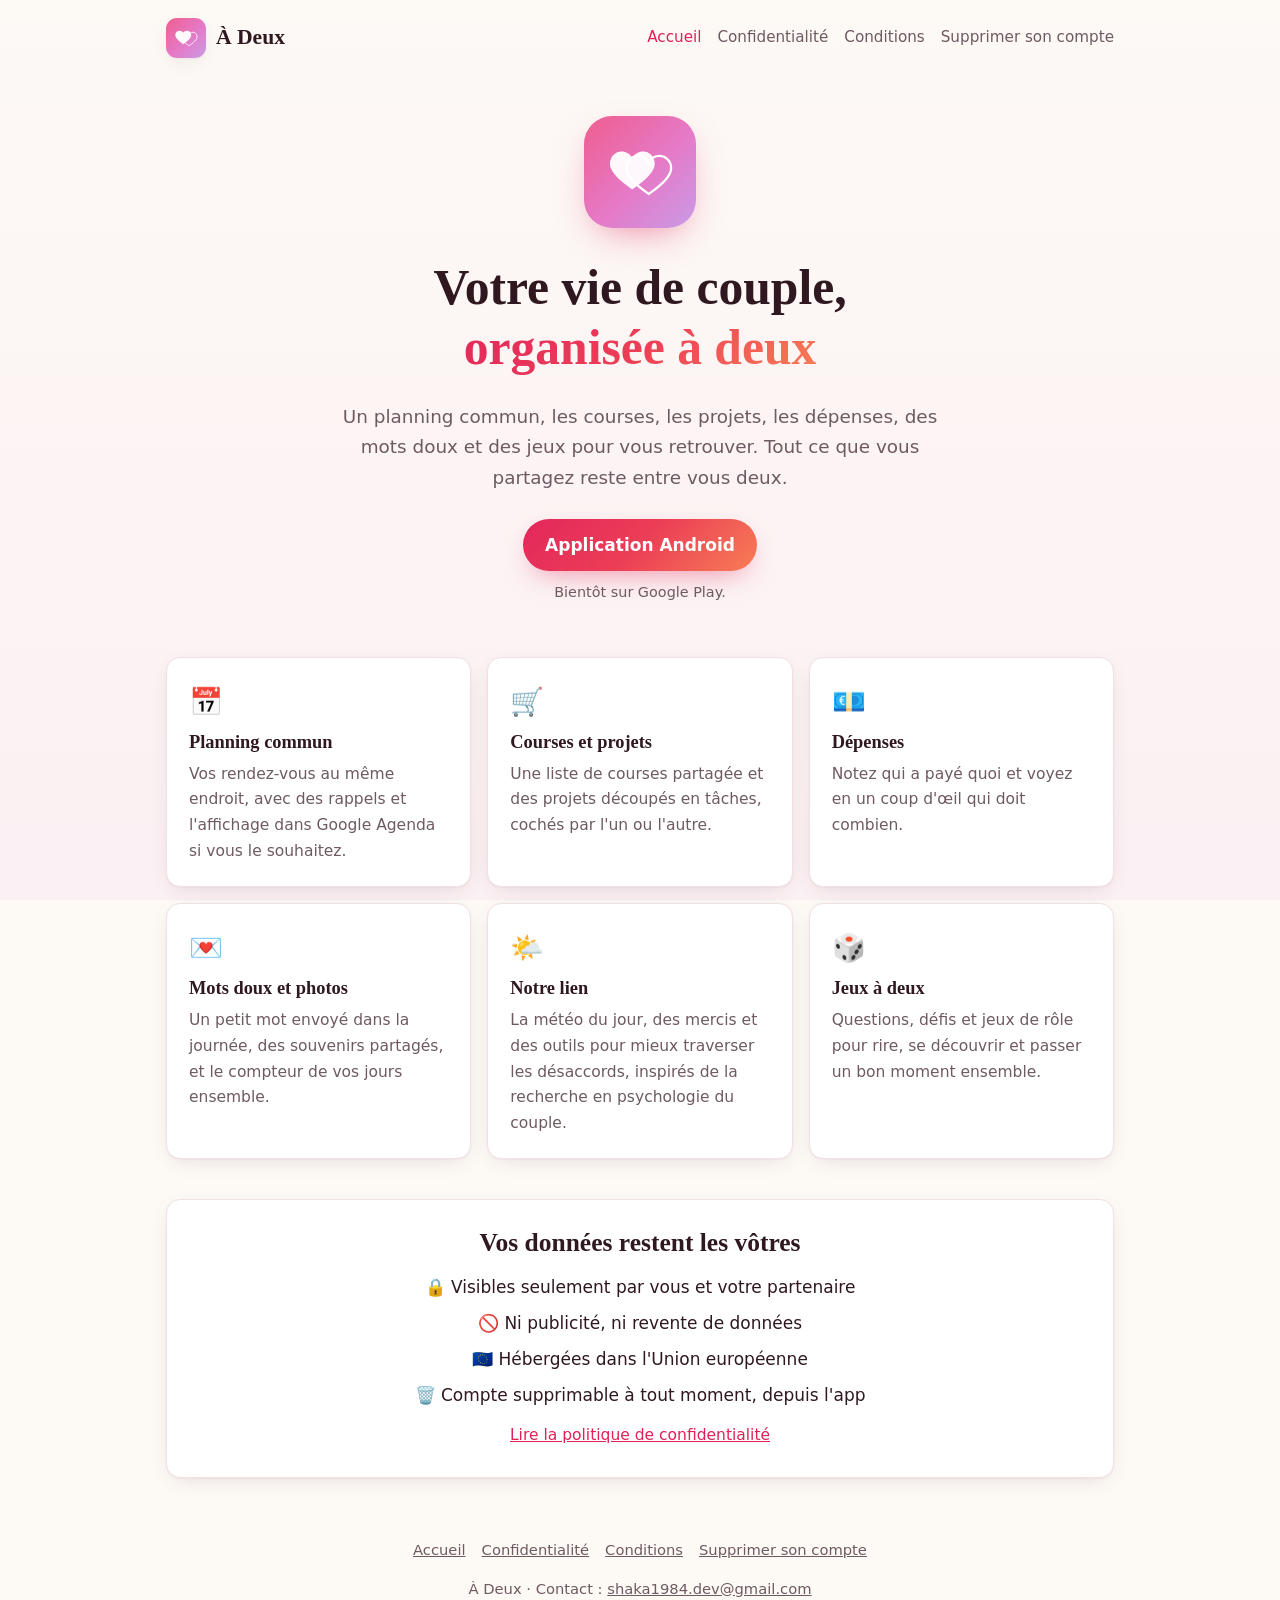
<file: index.html>
<!doctype html>
<html lang="fr">
<head>
  <meta charset="utf-8">
  <meta name="viewport" content="width=device-width, initial-scale=1">
  <title>À Deux · Votre vie de couple, organisée à deux</title>
  <meta name="description" content="Planning commun, courses, projets, dépenses, mots doux et jeux : l'application Android pour organiser votre vie de couple, à deux.">
  <meta name="theme-color" content="#df2156">
  <meta property="og:title" content="À Deux · Votre vie de couple, organisée à deux">
  <meta property="og:description" content="Planning commun, courses, projets, dépenses, mots doux et jeux : l'application Android pour organiser votre vie de couple, à deux.">
  <meta property="og:image" content="img/logo-192.png">
  <link rel="icon" type="image/png" sizes="32x32" href="img/favicon-32.png">
  <link rel="icon" type="image/svg+xml" href="img/logo.svg">
  <link rel="apple-touch-icon" href="img/apple-touch-icon.png">
  <link rel="stylesheet" href="style.css">
</head>
<body>
  <header class="top">
    <div class="wrap">
      <a class="brand" href="index.html"><img src="img/logo.svg" alt="" width="40" height="40">À Deux</a>
      <nav aria-label="Pages">
        <a href="index.html" aria-current="page">Accueil</a>
        <a href="confidentialite.html">Confidentialité</a>
        <a href="conditions.html">Conditions</a>
        <a href="suppression-compte.html">Supprimer son compte</a>
      </nav>
    </div>
  </header>
  <main class="wrap">
    <section class="hero">
      <img src="img/logo.svg" alt="Logo À Deux" width="112" height="112">
      <h1>Votre vie de couple,<br><span>organisée à deux</span></h1>
      <p>Un planning commun, les courses, les projets, les dépenses, des mots doux et des jeux pour vous retrouver. Tout ce que vous partagez reste entre vous deux.</p>
      <span class="badge">Application Android</span>
      <span class="soon">Bientôt sur Google Play.</span>
    </section>

    <section class="features" aria-label="Fonctionnalités">
      <div class="card"><span class="ico" aria-hidden="true">📅</span><h3>Planning commun</h3><p>Vos rendez-vous au même endroit, avec des rappels et l'affichage dans Google Agenda si vous le souhaitez.</p></div>
      <div class="card"><span class="ico" aria-hidden="true">🛒</span><h3>Courses et projets</h3><p>Une liste de courses partagée et des projets découpés en tâches, cochés par l'un ou l'autre.</p></div>
      <div class="card"><span class="ico" aria-hidden="true">💶</span><h3>Dépenses</h3><p>Notez qui a payé quoi et voyez en un coup d'œil qui doit combien.</p></div>
      <div class="card"><span class="ico" aria-hidden="true">💌</span><h3>Mots doux et photos</h3><p>Un petit mot envoyé dans la journée, des souvenirs partagés, et le compteur de vos jours ensemble.</p></div>
      <div class="card"><span class="ico" aria-hidden="true">🌤️</span><h3>Notre lien</h3><p>La météo du jour, des mercis et des outils pour mieux traverser les désaccords, inspirés de la recherche en psychologie du couple.</p></div>
      <div class="card"><span class="ico" aria-hidden="true">🎲</span><h3>Jeux à deux</h3><p>Questions, défis et jeux de rôle pour rire, se découvrir et passer un bon moment ensemble.</p></div>
    </section>

    <section class="promise">
      <div class="card">
        <h2>Vos données restent les vôtres</h2>
        <ul>
          <li>🔒 Visibles seulement par vous et votre partenaire</li>
          <li>🚫 Ni publicité, ni revente de données</li>
          <li>🇪🇺 Hébergées dans l'Union européenne</li>
          <li>🗑️ Compte supprimable à tout moment, depuis l'app</li>
        </ul>
        <p style="margin-top:14px"><a href="confidentialite.html">Lire la politique de confidentialité</a></p>
      </div>
    </section>
  </main>

  <footer>
    <div class="wrap">
      <nav aria-label="Liens utiles">
        <a href="index.html">Accueil</a>
        <a href="confidentialite.html">Confidentialité</a>
        <a href="conditions.html">Conditions</a>
        <a href="suppression-compte.html">Supprimer son compte</a>
      </nav>
      <p>À Deux · Contact : <a href="mailto:shaka1984.dev@gmail.com">shaka1984.dev@gmail.com</a></p>
    </div>
  </footer>
</body>
</html>
</file>
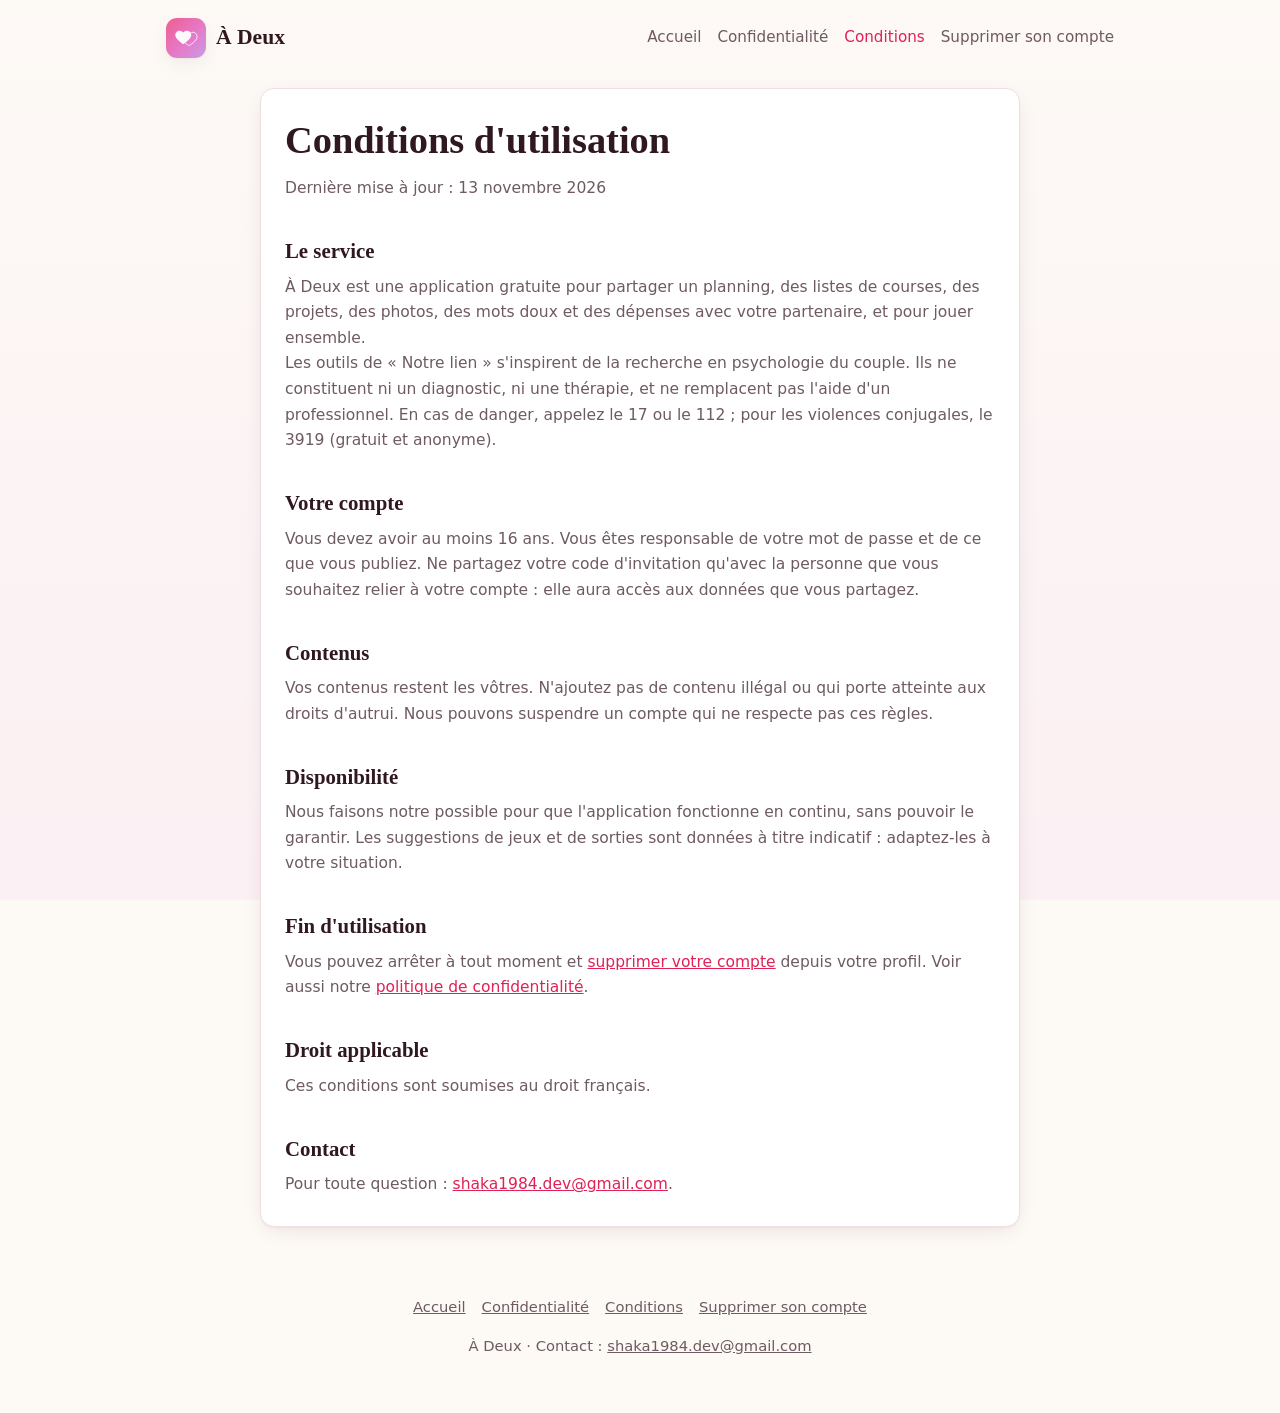
<file: conditions.html>
<!doctype html>
<html lang="fr">
<head>
  <meta charset="utf-8">
  <meta name="viewport" content="width=device-width, initial-scale=1">
  <title>Conditions d'utilisation · À Deux</title>
  <meta name="description" content="Conditions d'utilisation de l'application À Deux.">
  <meta name="theme-color" content="#df2156">
  <meta property="og:title" content="Conditions d'utilisation · À Deux">
  <meta property="og:description" content="Conditions d'utilisation de l'application À Deux.">
  <meta property="og:image" content="img/logo-192.png">
  <link rel="icon" type="image/png" sizes="32x32" href="img/favicon-32.png">
  <link rel="icon" type="image/svg+xml" href="img/logo.svg">
  <link rel="apple-touch-icon" href="img/apple-touch-icon.png">
  <link rel="stylesheet" href="style.css">
</head>
<body>
  <header class="top">
    <div class="wrap">
      <a class="brand" href="index.html"><img src="img/logo.svg" alt="" width="40" height="40">À Deux</a>
      <nav aria-label="Pages">
        <a href="index.html">Accueil</a>
        <a href="confidentialite.html">Confidentialité</a>
        <a href="conditions.html" aria-current="page">Conditions</a>
        <a href="suppression-compte.html">Supprimer son compte</a>
      </nav>
    </div>
  </header>
  <main class="wrap narrow doc">
    <article class="card">
      <h1>Conditions d'utilisation</h1>
      <p class="date">Dernière mise à jour : 13 novembre 2026</p>

      <h2>Le service</h2>
      <p>À Deux est une application gratuite pour partager un planning, des listes de courses, des projets, des photos, des mots doux et des dépenses avec votre partenaire, et pour jouer ensemble.</p>
      <p>Les outils de « Notre lien » s'inspirent de la recherche en psychologie du couple. Ils ne constituent ni un diagnostic, ni une thérapie, et ne remplacent pas l'aide d'un professionnel. En cas de danger, appelez le 17 ou le 112 ; pour les violences conjugales, le 3919 (gratuit et anonyme).</p>

      <h2>Votre compte</h2>
      <p>Vous devez avoir au moins 16 ans. Vous êtes responsable de votre mot de passe et de ce que vous publiez. Ne partagez votre code d'invitation qu'avec la personne que vous souhaitez relier à votre compte : elle aura accès aux données que vous partagez.</p>

      <h2>Contenus</h2>
      <p>Vos contenus restent les vôtres. N'ajoutez pas de contenu illégal ou qui porte atteinte aux droits d'autrui. Nous pouvons suspendre un compte qui ne respecte pas ces règles.</p>

      <h2>Disponibilité</h2>
      <p>Nous faisons notre possible pour que l'application fonctionne en continu, sans pouvoir le garantir. Les suggestions de jeux et de sorties sont données à titre indicatif : adaptez-les à votre situation.</p>

      <h2>Fin d'utilisation</h2>
      <p>Vous pouvez arrêter à tout moment et <a href="suppression-compte.html">supprimer votre compte</a> depuis votre profil. Voir aussi notre <a href="confidentialite.html">politique de confidentialité</a>.</p>

      <h2>Droit applicable</h2>
      <p>Ces conditions sont soumises au droit français.</p>

      <h2>Contact</h2>
      <p>Pour toute question : <a href="mailto:shaka1984.dev@gmail.com">shaka1984.dev@gmail.com</a>.</p>
    </article>
  </main>

  <footer>
    <div class="wrap">
      <nav aria-label="Liens utiles">
        <a href="index.html">Accueil</a>
        <a href="confidentialite.html">Confidentialité</a>
        <a href="conditions.html">Conditions</a>
        <a href="suppression-compte.html">Supprimer son compte</a>
      </nav>
      <p>À Deux · Contact : <a href="mailto:shaka1984.dev@gmail.com">shaka1984.dev@gmail.com</a></p>
    </div>
  </footer>
</body>
</html>
</file>
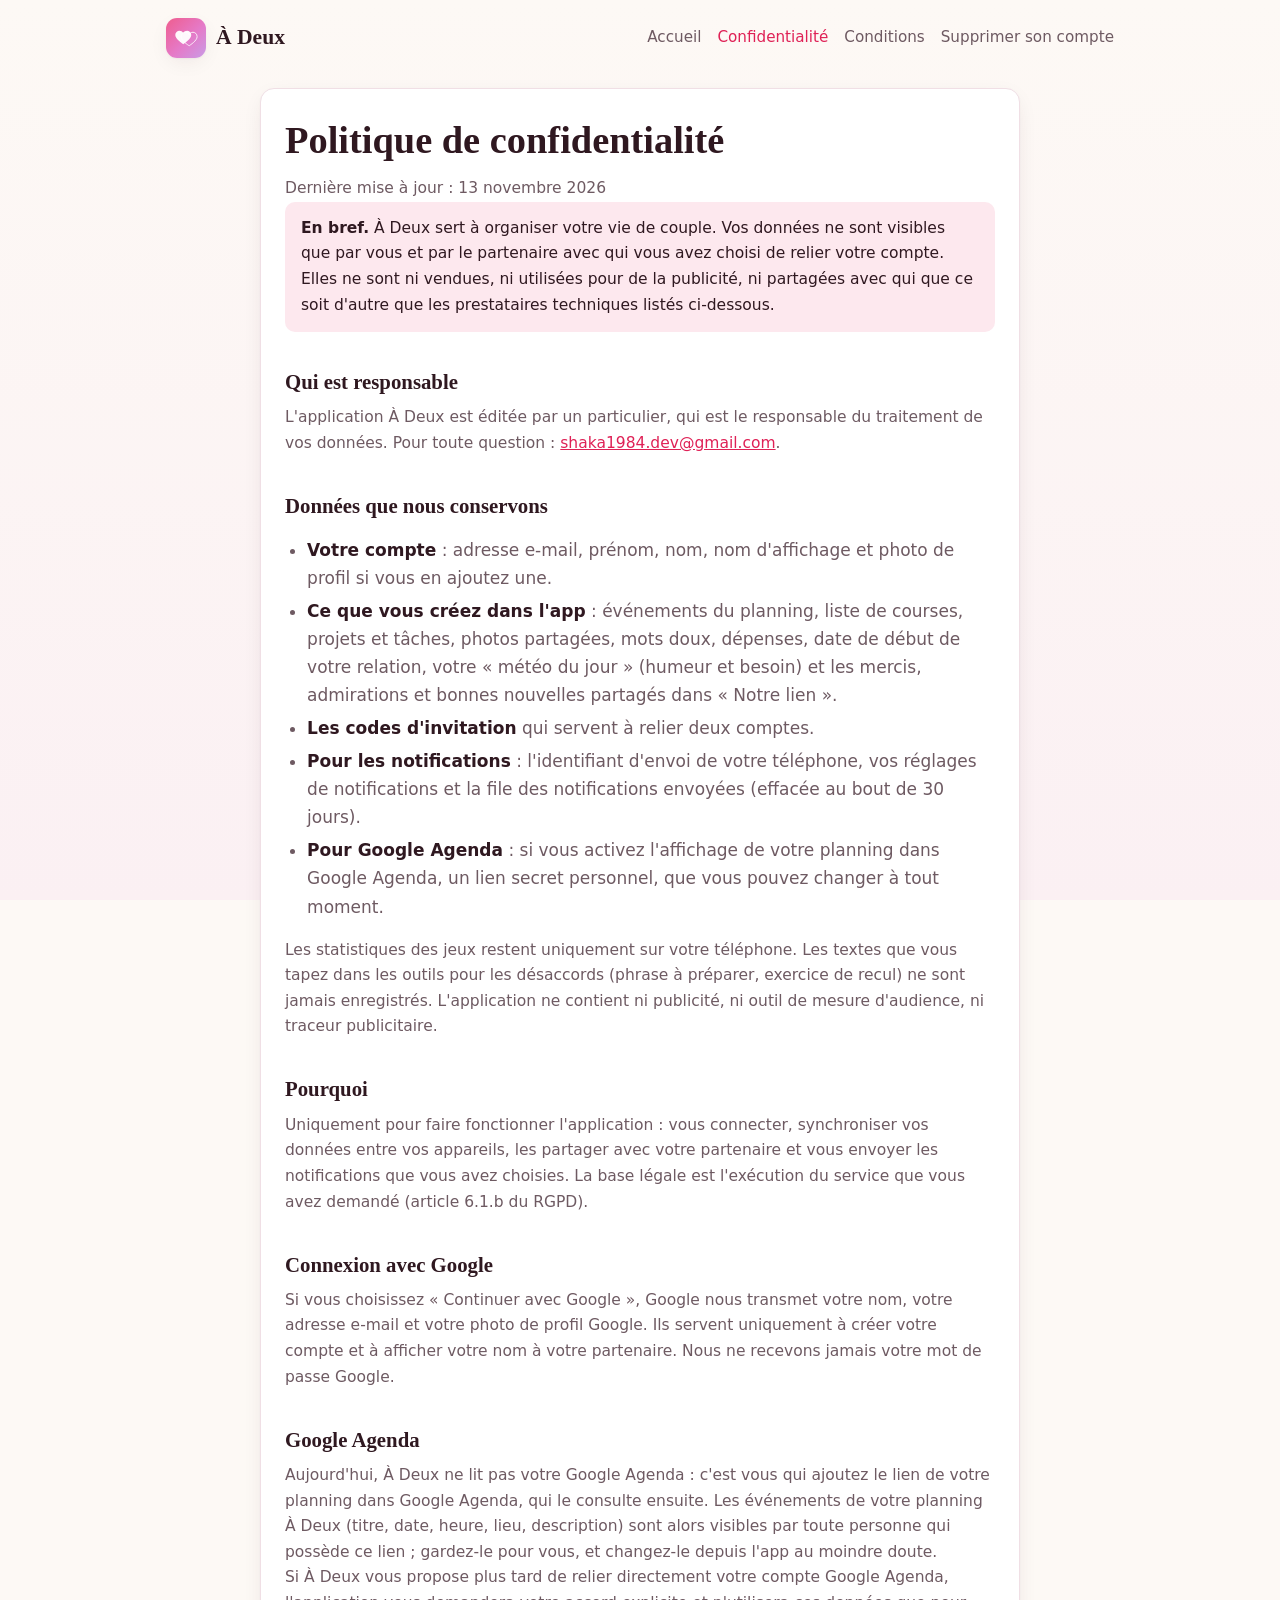
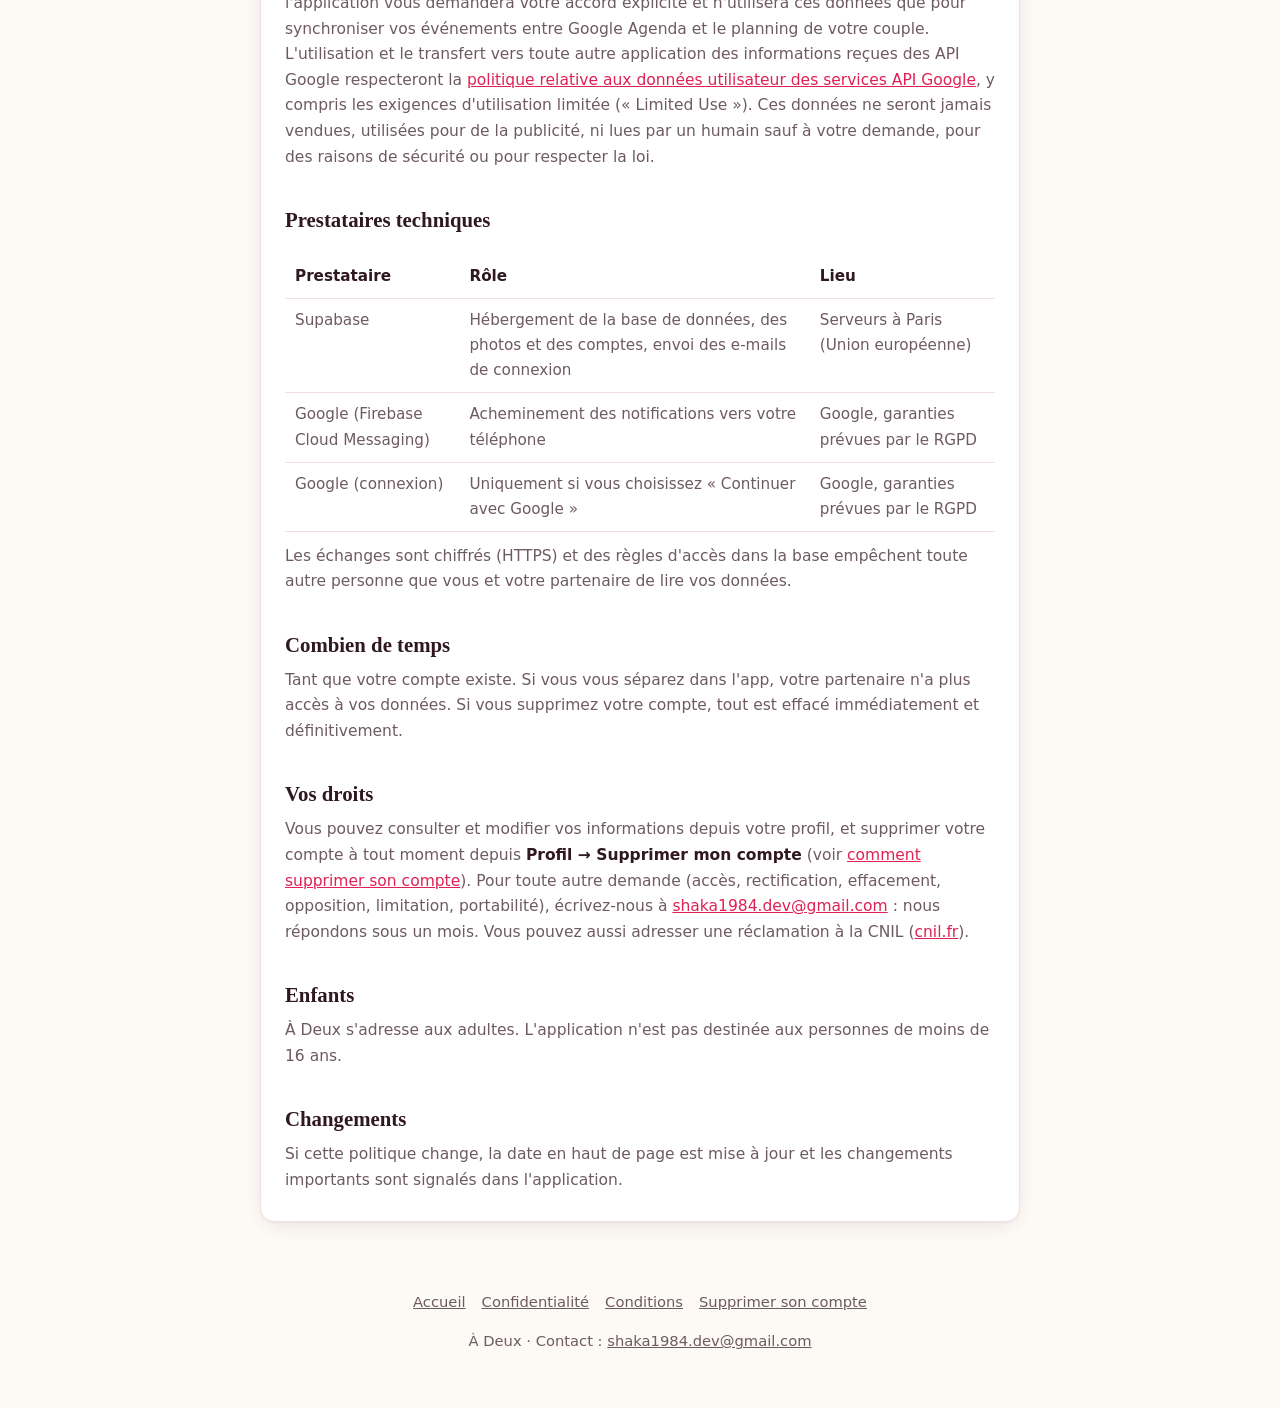
<file: confidentialite.html>
<!doctype html>
<html lang="fr">
<head>
  <meta charset="utf-8">
  <meta name="viewport" content="width=device-width, initial-scale=1">
  <title>Confidentialité · À Deux</title>
  <meta name="description" content="Politique de confidentialité de l'application À Deux : quelles données, pourquoi, où, combien de temps et vos droits.">
  <meta name="theme-color" content="#df2156">
  <meta property="og:title" content="Confidentialité · À Deux">
  <meta property="og:description" content="Politique de confidentialité de l'application À Deux : quelles données, pourquoi, où, combien de temps et vos droits.">
  <meta property="og:image" content="img/logo-192.png">
  <link rel="icon" type="image/png" sizes="32x32" href="img/favicon-32.png">
  <link rel="icon" type="image/svg+xml" href="img/logo.svg">
  <link rel="apple-touch-icon" href="img/apple-touch-icon.png">
  <link rel="stylesheet" href="style.css">
</head>
<body>
  <header class="top">
    <div class="wrap">
      <a class="brand" href="index.html"><img src="img/logo.svg" alt="" width="40" height="40">À Deux</a>
      <nav aria-label="Pages">
        <a href="index.html">Accueil</a>
        <a href="confidentialite.html" aria-current="page">Confidentialité</a>
        <a href="conditions.html">Conditions</a>
        <a href="suppression-compte.html">Supprimer son compte</a>
      </nav>
    </div>
  </header>
  <main class="wrap narrow doc">
    <article class="card">
      <h1>Politique de confidentialité</h1>
      <p class="date">Dernière mise à jour : 13 novembre 2026</p>

      <div class="note"><p><strong>En bref.</strong> À Deux sert à organiser votre vie de couple. Vos données ne sont visibles que par vous et par le partenaire avec qui vous avez choisi de relier votre compte. Elles ne sont ni vendues, ni utilisées pour de la publicité, ni partagées avec qui que ce soit d'autre que les prestataires techniques listés ci-dessous.</p></div>

      <h2>Qui est responsable</h2>
      <p>L'application À Deux est éditée par un particulier, qui est le responsable du traitement de vos données. Pour toute question : <a href="mailto:shaka1984.dev@gmail.com">shaka1984.dev@gmail.com</a>.</p>

      <h2>Données que nous conservons</h2>
      <ul>
        <li><strong>Votre compte</strong> : adresse e-mail, prénom, nom, nom d'affichage et photo de profil si vous en ajoutez une.</li>
        <li><strong>Ce que vous créez dans l'app</strong> : événements du planning, liste de courses, projets et tâches, photos partagées, mots doux, dépenses, date de début de votre relation, votre « météo du jour » (humeur et besoin) et les mercis, admirations et bonnes nouvelles partagés dans « Notre lien ».</li>
        <li><strong>Les codes d'invitation</strong> qui servent à relier deux comptes.</li>
        <li><strong>Pour les notifications</strong> : l'identifiant d'envoi de votre téléphone, vos réglages de notifications et la file des notifications envoyées (effacée au bout de 30 jours).</li>
        <li><strong>Pour Google Agenda</strong> : si vous activez l'affichage de votre planning dans Google Agenda, un lien secret personnel, que vous pouvez changer à tout moment.</li>
      </ul>
      <p>Les statistiques des jeux restent uniquement sur votre téléphone. Les textes que vous tapez dans les outils pour les désaccords (phrase à préparer, exercice de recul) ne sont jamais enregistrés. L'application ne contient ni publicité, ni outil de mesure d'audience, ni traceur publicitaire.</p>

      <h2>Pourquoi</h2>
      <p>Uniquement pour faire fonctionner l'application : vous connecter, synchroniser vos données entre vos appareils, les partager avec votre partenaire et vous envoyer les notifications que vous avez choisies. La base légale est l'exécution du service que vous avez demandé (article 6.1.b du RGPD).</p>

      <h2>Connexion avec Google</h2>
      <p>Si vous choisissez « Continuer avec Google », Google nous transmet votre nom, votre adresse e-mail et votre photo de profil Google. Ils servent uniquement à créer votre compte et à afficher votre nom à votre partenaire. Nous ne recevons jamais votre mot de passe Google.</p>

      <h2>Google Agenda</h2>
      <p>Aujourd'hui, À Deux ne lit pas votre Google Agenda : c'est vous qui ajoutez le lien de votre planning dans Google Agenda, qui le consulte ensuite. Les événements de votre planning À Deux (titre, date, heure, lieu, description) sont alors visibles par toute personne qui possède ce lien ; gardez-le pour vous, et changez-le depuis l'app au moindre doute.</p>
      <p>Si À Deux vous propose plus tard de relier directement votre compte Google Agenda, l'application vous demandera votre accord explicite et n'utilisera ces données que pour synchroniser vos événements entre Google Agenda et le planning de votre couple. L'utilisation et le transfert vers toute autre application des informations reçues des API Google respecteront la <a href="https://developers.google.com/terms/api-services-user-data-policy" rel="noopener">politique relative aux données utilisateur des services API Google</a>, y compris les exigences d'utilisation limitée (« Limited Use »). Ces données ne seront jamais vendues, utilisées pour de la publicité, ni lues par un humain sauf à votre demande, pour des raisons de sécurité ou pour respecter la loi.</p>

      <h2>Prestataires techniques</h2>
      <div class="table-scroll">
      <table>
        <thead><tr><th>Prestataire</th><th>Rôle</th><th>Lieu</th></tr></thead>
        <tbody>
          <tr><td>Supabase</td><td>Hébergement de la base de données, des photos et des comptes, envoi des e-mails de connexion</td><td>Serveurs à Paris (Union européenne)</td></tr>
          <tr><td>Google (Firebase Cloud Messaging)</td><td>Acheminement des notifications vers votre téléphone</td><td>Google, garanties prévues par le RGPD</td></tr>
          <tr><td>Google (connexion)</td><td>Uniquement si vous choisissez « Continuer avec Google »</td><td>Google, garanties prévues par le RGPD</td></tr>
        </tbody>
      </table>
      </div>
      <p>Les échanges sont chiffrés (HTTPS) et des règles d'accès dans la base empêchent toute autre personne que vous et votre partenaire de lire vos données.</p>

      <h2>Combien de temps</h2>
      <p>Tant que votre compte existe. Si vous vous séparez dans l'app, votre partenaire n'a plus accès à vos données. Si vous supprimez votre compte, tout est effacé immédiatement et définitivement.</p>

      <h2>Vos droits</h2>
      <p>Vous pouvez consulter et modifier vos informations depuis votre profil, et supprimer votre compte à tout moment depuis <strong>Profil → Supprimer mon compte</strong> (voir <a href="suppression-compte.html">comment supprimer son compte</a>). Pour toute autre demande (accès, rectification, effacement, opposition, limitation, portabilité), écrivez-nous à <a href="mailto:shaka1984.dev@gmail.com">shaka1984.dev@gmail.com</a> : nous répondons sous un mois. Vous pouvez aussi adresser une réclamation à la CNIL (<a href="https://www.cnil.fr" rel="noopener">cnil.fr</a>).</p>

      <h2>Enfants</h2>
      <p>À Deux s'adresse aux adultes. L'application n'est pas destinée aux personnes de moins de 16 ans.</p>

      <h2>Changements</h2>
      <p>Si cette politique change, la date en haut de page est mise à jour et les changements importants sont signalés dans l'application.</p>
    </article>
  </main>

  <footer>
    <div class="wrap">
      <nav aria-label="Liens utiles">
        <a href="index.html">Accueil</a>
        <a href="confidentialite.html">Confidentialité</a>
        <a href="conditions.html">Conditions</a>
        <a href="suppression-compte.html">Supprimer son compte</a>
      </nav>
      <p>À Deux · Contact : <a href="mailto:shaka1984.dev@gmail.com">shaka1984.dev@gmail.com</a></p>
    </div>
  </footer>
</body>
</html>
</file>
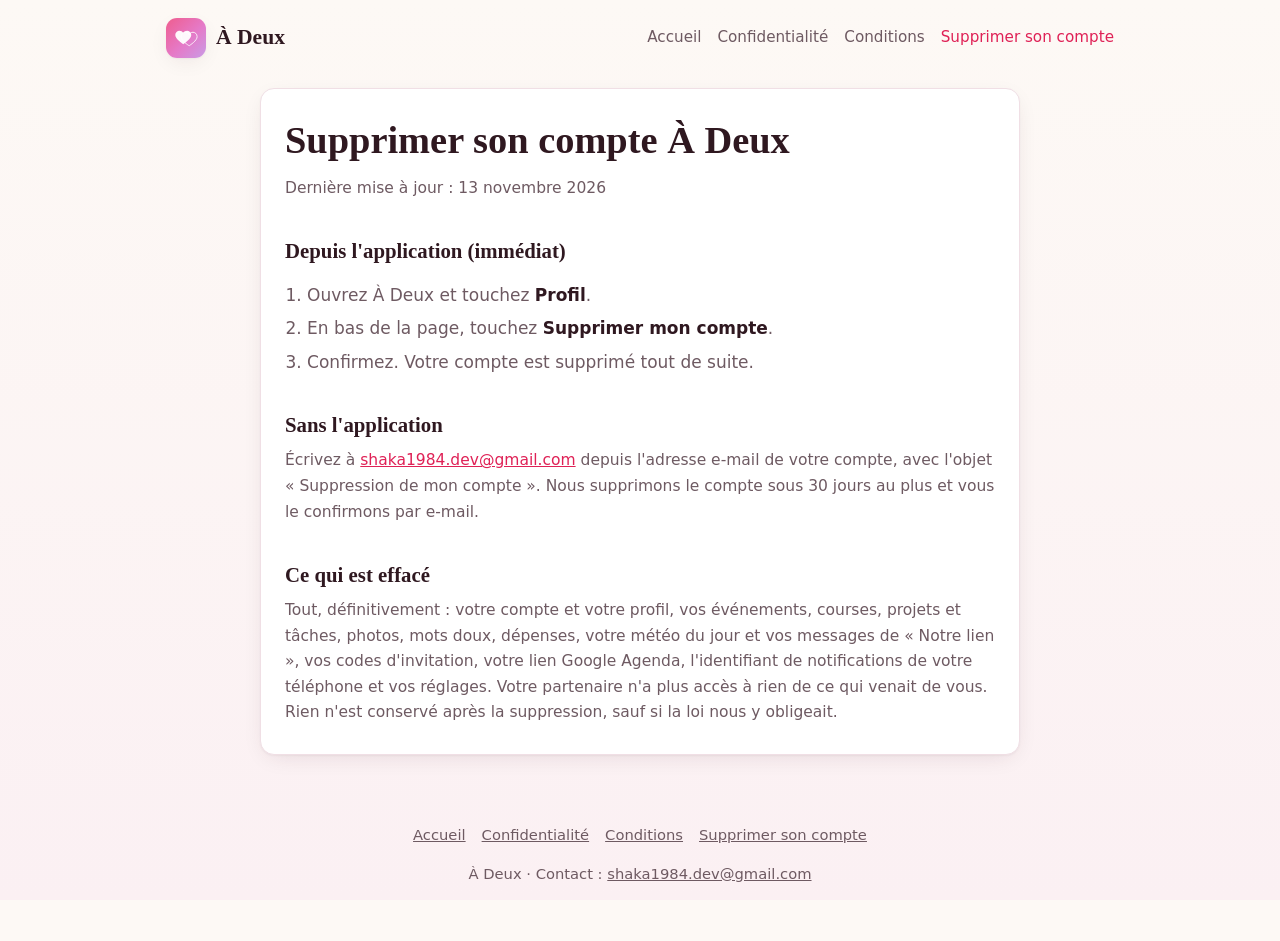
<file: suppression-compte.html>
<!doctype html>
<html lang="fr">
<head>
  <meta charset="utf-8">
  <meta name="viewport" content="width=device-width, initial-scale=1">
  <title>Supprimer son compte · À Deux</title>
  <meta name="description" content="Comment supprimer votre compte À Deux et les données associées.">
  <meta name="theme-color" content="#df2156">
  <meta property="og:title" content="Supprimer son compte · À Deux">
  <meta property="og:description" content="Comment supprimer votre compte À Deux et les données associées.">
  <meta property="og:image" content="img/logo-192.png">
  <link rel="icon" type="image/png" sizes="32x32" href="img/favicon-32.png">
  <link rel="icon" type="image/svg+xml" href="img/logo.svg">
  <link rel="apple-touch-icon" href="img/apple-touch-icon.png">
  <link rel="stylesheet" href="style.css">
</head>
<body>
  <header class="top">
    <div class="wrap">
      <a class="brand" href="index.html"><img src="img/logo.svg" alt="" width="40" height="40">À Deux</a>
      <nav aria-label="Pages">
        <a href="index.html">Accueil</a>
        <a href="confidentialite.html">Confidentialité</a>
        <a href="conditions.html">Conditions</a>
        <a href="suppression-compte.html" aria-current="page">Supprimer son compte</a>
      </nav>
    </div>
  </header>
  <main class="wrap narrow doc">
    <article class="card">
      <h1>Supprimer son compte À Deux</h1>
      <p class="date">Dernière mise à jour : 13 novembre 2026</p>

      <h2>Depuis l'application (immédiat)</h2>
      <ol>
        <li>Ouvrez À Deux et touchez <strong>Profil</strong>.</li>
        <li>En bas de la page, touchez <strong>Supprimer mon compte</strong>.</li>
        <li>Confirmez. Votre compte est supprimé tout de suite.</li>
      </ol>

      <h2>Sans l'application</h2>
      <p>Écrivez à <a href="mailto:shaka1984.dev@gmail.com?subject=Suppression%20de%20mon%20compte%20%C3%80%20Deux">shaka1984.dev@gmail.com</a> depuis l'adresse e-mail de votre compte, avec l'objet « Suppression de mon compte ». Nous supprimons le compte sous 30 jours au plus et vous le confirmons par e-mail.</p>

      <h2>Ce qui est effacé</h2>
      <p>Tout, définitivement : votre compte et votre profil, vos événements, courses, projets et tâches, photos, mots doux, dépenses, votre météo du jour et vos messages de « Notre lien », vos codes d'invitation, votre lien Google Agenda, l'identifiant de notifications de votre téléphone et vos réglages. Votre partenaire n'a plus accès à rien de ce qui venait de vous.</p>
      <p>Rien n'est conservé après la suppression, sauf si la loi nous y obligeait.</p>
    </article>
  </main>

  <footer>
    <div class="wrap">
      <nav aria-label="Liens utiles">
        <a href="index.html">Accueil</a>
        <a href="confidentialite.html">Confidentialité</a>
        <a href="conditions.html">Conditions</a>
        <a href="suppression-compte.html">Supprimer son compte</a>
      </nav>
      <p>À Deux · Contact : <a href="mailto:shaka1984.dev@gmail.com">shaka1984.dev@gmail.com</a></p>
    </div>
  </footer>
</body>
</html>
</file>
<file: style.css>
:root {
  --bg: #fdf9f5;
  --bg-2: #fbf0f3;
  --card: #ffffff;
  --text: #2f1820;
  --muted: #6e5a62;
  --primary: #df2156;
  --primary-soft: #fde8ee;
  --border: #f0dfe5;
  --gradient: linear-gradient(135deg, #e3275c 0%, #ec3e56 50%, #f77e55 100%);
  --shadow: 0 1px 2px rgba(60, 20, 35, .04), 0 6px 24px -8px rgba(60, 20, 35, .14);
  --radius: 14px;
  color-scheme: light;
}
@media (prefers-color-scheme: dark) {
  :root {
    --bg: #160d10;
    --bg-2: #1c1115;
    --card: #21151a;
    --text: #f7f1ec;
    --muted: #c1adb4;
    --primary: #f2638a;
    --primary-soft: #3a1c26;
    --border: #36242b;
    --gradient: linear-gradient(135deg, #cf2357 0%, #d93750 50%, #e06a43 100%);
    --shadow: 0 6px 24px -8px rgba(0, 0, 0, .5);
    color-scheme: dark;
  }
}
* { box-sizing: border-box; }
html { -webkit-text-size-adjust: 100%; }
body {
  margin: 0;
  font-family: "Nunito", system-ui, -apple-system, "Segoe UI", Roboto, sans-serif;
  font-size: 17px;
  line-height: 1.65;
  color: var(--text);
  background: linear-gradient(180deg, var(--bg), var(--bg-2)) fixed;
  background-color: var(--bg);
}
h1, h2, h3 { font-family: "Fraunces", Georgia, "Times New Roman", serif; line-height: 1.2; margin: 0 0 .5em; }
a { color: var(--primary); }
.wrap { width: 100%; max-width: 980px; margin: 0 auto; padding: 0 16px; }
.narrow { max-width: 760px; }

/* En-tête */
.top { padding: 18px 0; }
.top .wrap { display: flex; align-items: center; justify-content: space-between; gap: 12px; flex-wrap: wrap; }
.brand { display: flex; align-items: center; gap: 10px; text-decoration: none; color: var(--text); font-family: "Fraunces", Georgia, serif; font-weight: 700; font-size: 1.35rem; }
.brand img { width: 40px; height: 40px; border-radius: 11px; box-shadow: var(--shadow); }
.top nav { display: flex; gap: 16px; flex-wrap: wrap; font-size: .95rem; }
.top nav a { color: var(--muted); text-decoration: none; }
.top nav a:hover, .top nav a[aria-current="page"] { color: var(--primary); }

/* Accueil */
.hero { text-align: center; padding: 40px 0 28px; }
.hero img { width: 112px; height: 112px; border-radius: 28px; box-shadow: 0 14px 36px -14px rgba(223, 33, 86, .55); }
.hero h1 { font-size: clamp(2rem, 6vw, 3.1rem); margin-top: 22px; }
.hero h1 span { background: var(--gradient); -webkit-background-clip: text; background-clip: text; color: transparent; }
.hero p { color: var(--muted); font-size: 1.15rem; max-width: 620px; margin: 0 auto 26px; }
.badge { display: inline-block; padding: 12px 22px; border-radius: 999px; background: var(--gradient); color: #fff; font-weight: 700; text-decoration: none; box-shadow: 0 10px 30px -12px rgba(223, 33, 86, .6); }
.soon { display: block; margin-top: 10px; font-size: .9rem; color: var(--muted); }

.features { display: grid; grid-template-columns: repeat(auto-fit, minmax(240px, 1fr)); gap: 16px; padding: 24px 0 8px; }
.card { background: var(--card); border: 1px solid var(--border); border-radius: var(--radius); box-shadow: var(--shadow); padding: 22px; }
.card .ico { font-size: 1.7rem; display: block; margin-bottom: 6px; }
.card h3 { font-size: 1.15rem; }
.card p { margin: 0; color: var(--muted); font-size: .97rem; }

.promise { margin: 32px 0; text-align: center; }
.promise .card { padding: 28px 22px; }
.promise ul { list-style: none; padding: 0; margin: 14px 0 0; display: grid; gap: 8px; }

/* Pages légales */
.doc { padding: 12px 0 40px; }
.doc .card { padding: 28px 24px; }
.doc h1 { font-size: clamp(1.8rem, 5vw, 2.4rem); }
.doc .date { color: var(--muted); margin-top: -6px; }
.doc h2 { font-size: 1.3rem; margin-top: 1.8em; }
.doc p, .doc li { color: var(--muted); }
.doc strong { color: var(--text); }
.doc ul, .doc ol { padding-left: 1.3em; }
.doc li { margin: .3em 0; }
.note { background: var(--primary-soft); border-radius: 10px; padding: 14px 16px; color: var(--text); }
.note p { color: var(--text); margin: 0; }
table { width: 100%; border-collapse: collapse; font-size: .95rem; margin: .8em 0; }
th, td { text-align: left; padding: 9px 10px; border-bottom: 1px solid var(--border); vertical-align: top; }
th { color: var(--text); }
td { color: var(--muted); }
.table-scroll { overflow-x: auto; }

/* Pied de page */
footer { padding: 28px 0 40px; color: var(--muted); font-size: .92rem; text-align: center; }
footer nav { display: flex; gap: 16px; justify-content: center; flex-wrap: wrap; margin-bottom: 8px; }
footer a { color: var(--muted); }

@media (max-width: 560px) {
  body { font-size: 16px; }
  .doc .card { padding: 22px 16px; }
  .top nav { gap: 12px; }
}
</file>
